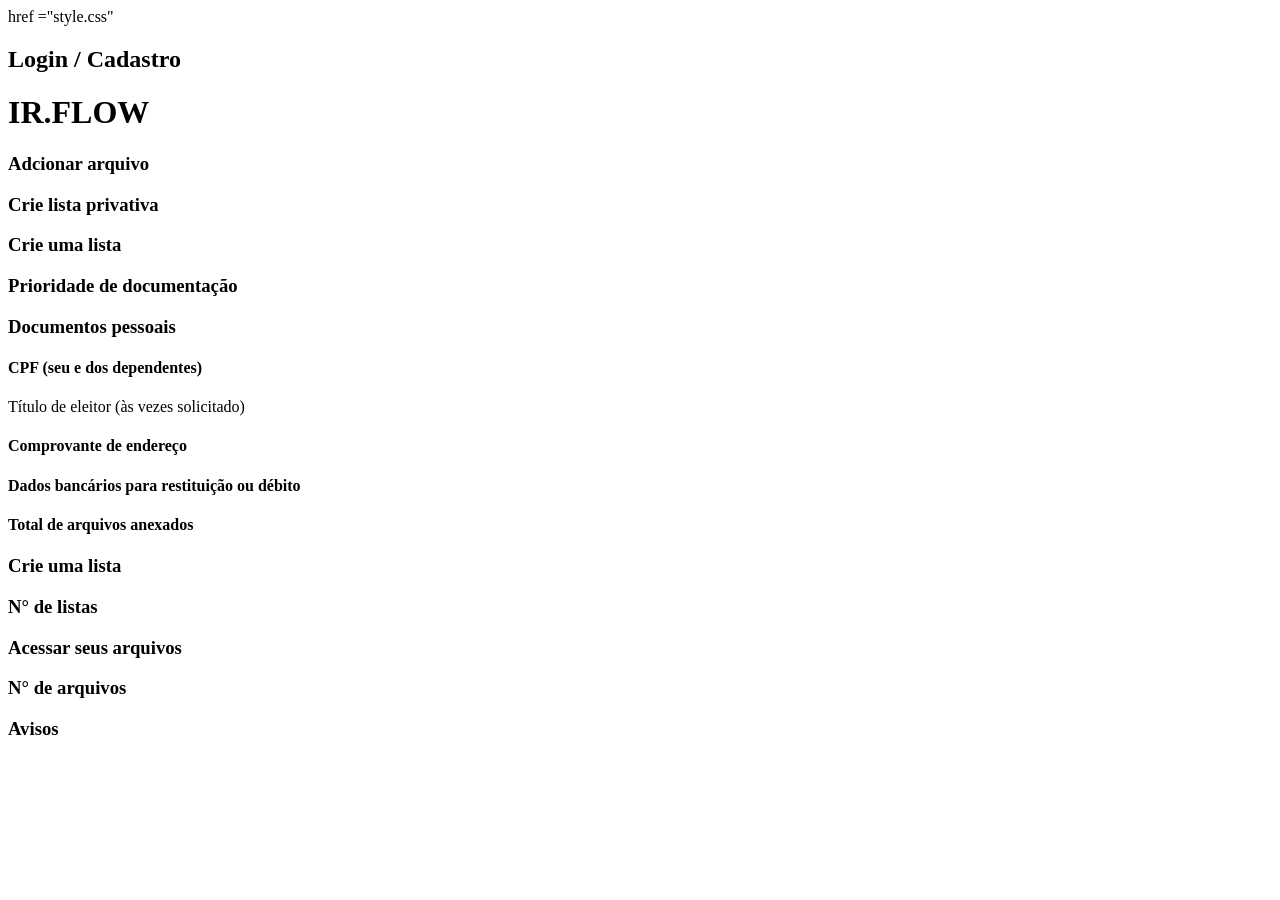
<file: hahahah/index.html>
<head> 
    <title>IR.FLOW</title>
href ="style.css"
</head>
<body>  

<h2>Login / Cadastro</h2>

<h1>IR.FLOW</h1>

<h3> Adcionar arquivo</h3>

<h3>Crie lista privativa</h3>

<h3>Crie uma lista</h3>

<h3>Prioridade de documentação</h3>

<h3>Documentos pessoais</h3>

<h4>CPF (seu e dos dependentes)</h4
<h4>Título de eleitor (às vezes solicitado)</h4>
<h4>Comprovante de endereço</h4>
<h4>Dados bancários para restituição ou débito</h4>
<h4>Total de arquivos anexados</h4>
<h3>Crie uma lista</h3>
<h3>N° de listas</h3>
<h3>Acessar seus arquivos</h3>
<h3>N° de arquivos</h3>
<h3>Avisos</h3>

</body>
<footer>

</footer>
</file>
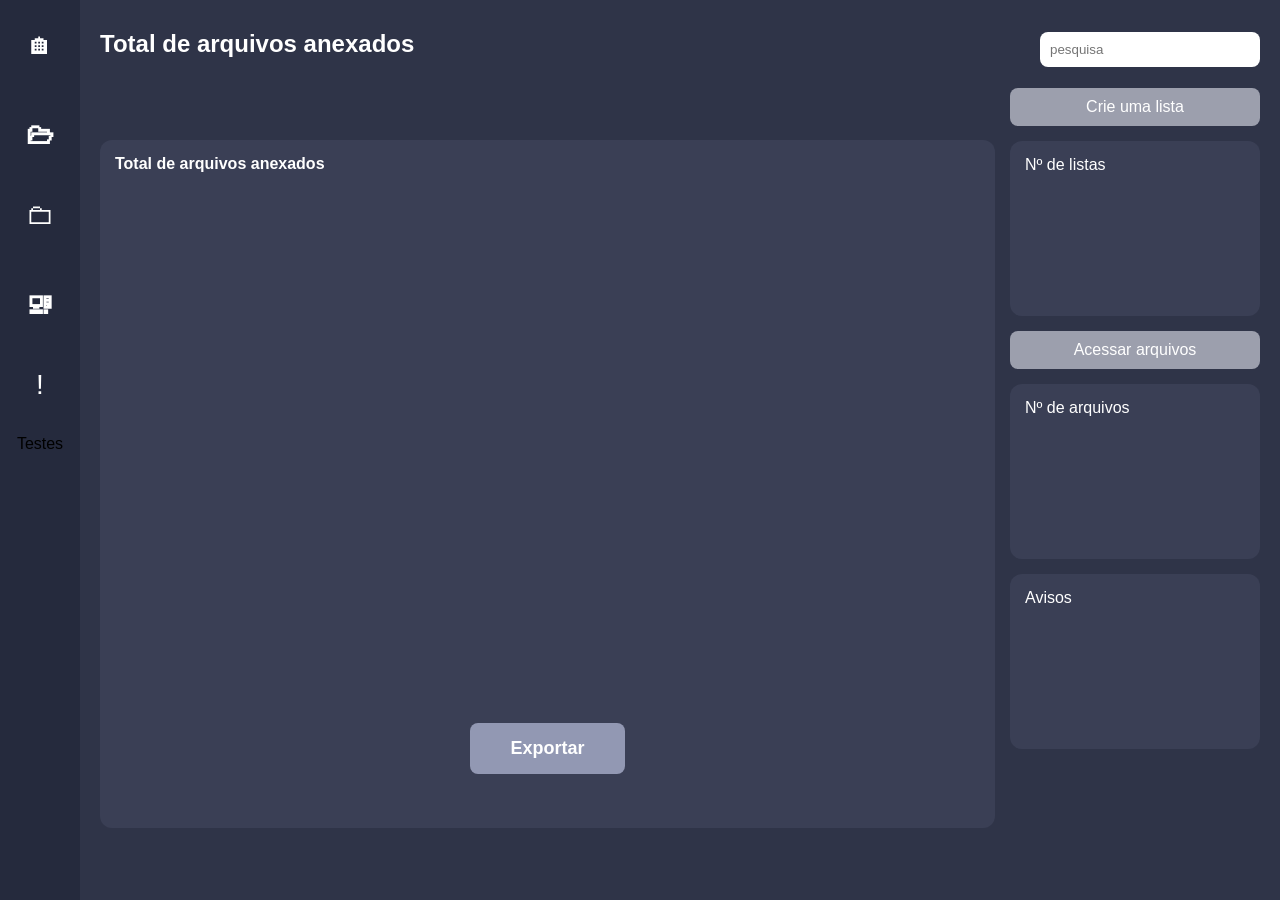
<file: exportacao_arquivos.html>
<!DOCTYPE html>
    <html lang="pt-br">
    <head>
        <meta charset="UTF-8">
        <title>IR.Flow</title>
        <link rel="stylesheet" href="style.css">
    </head>

    <body>

    <div class="dimensao">
    <!-- Barra lateral -->
            <div class="barra">

                <a href="index.html" class="icone">🏠︎</a>

                <!-- Modal Aviso -->
                <button class="icone">🗁</button>

                <a href="pasta_privada.html" class="icone">🗀</a>

                <!-- Outro botão -->
                <button class="icone" onclick="abrirModal2()">🖳</button>

                <a href="prioridades.html" class="icone">!</a>

                <a href="tesste.html" class="botao-extra">Testes</a>

            </div>
            <!------------------------------------ MODAL 2 -------------------------------------- -->

            <div id="modal2" class="modal-overlay">

                <div class="modal-box">

                    <h2>Atenção!</h2>

                    <p>Você será redirecionado para outra página</p>
                    <p>Deseja prosseguir?</p>

                    <button
                        onclick="window.location.href='https://servicos.receitafederal.gov.br/lista-grupo?categoria=8'">
                        Sim
                    </button>

                    <button onclick="fecharModal2()">Não</button>

                </div>

            </div>
<!------------------------------------NÃO MUDAR-------------------------------------- -->
<!-- Exportação de arquivos -->
 <div class="main">
    <div class="header">
            <h2>Total de arquivos anexados</h2>
            <input class="pesquisa" placeholder="pesquisa">
        </div>
          <div class="grid">

            <div class="side-panel">
                <div class="button">Crie uma lista</div>
                <div class="card">Nº de listas</div>
                <div class="button">Acessar arquivos</div>
                <div class="card">Nº de arquivos</div>
                <div class="card">Avisos</div>
            </div>

            <div class="card big">
                <strong>Total de arquivos anexados</strong>

                <div class="centro">
                    <button class="button_export">Exportar</button>
                </div>
        </div>
    </div>
</file>
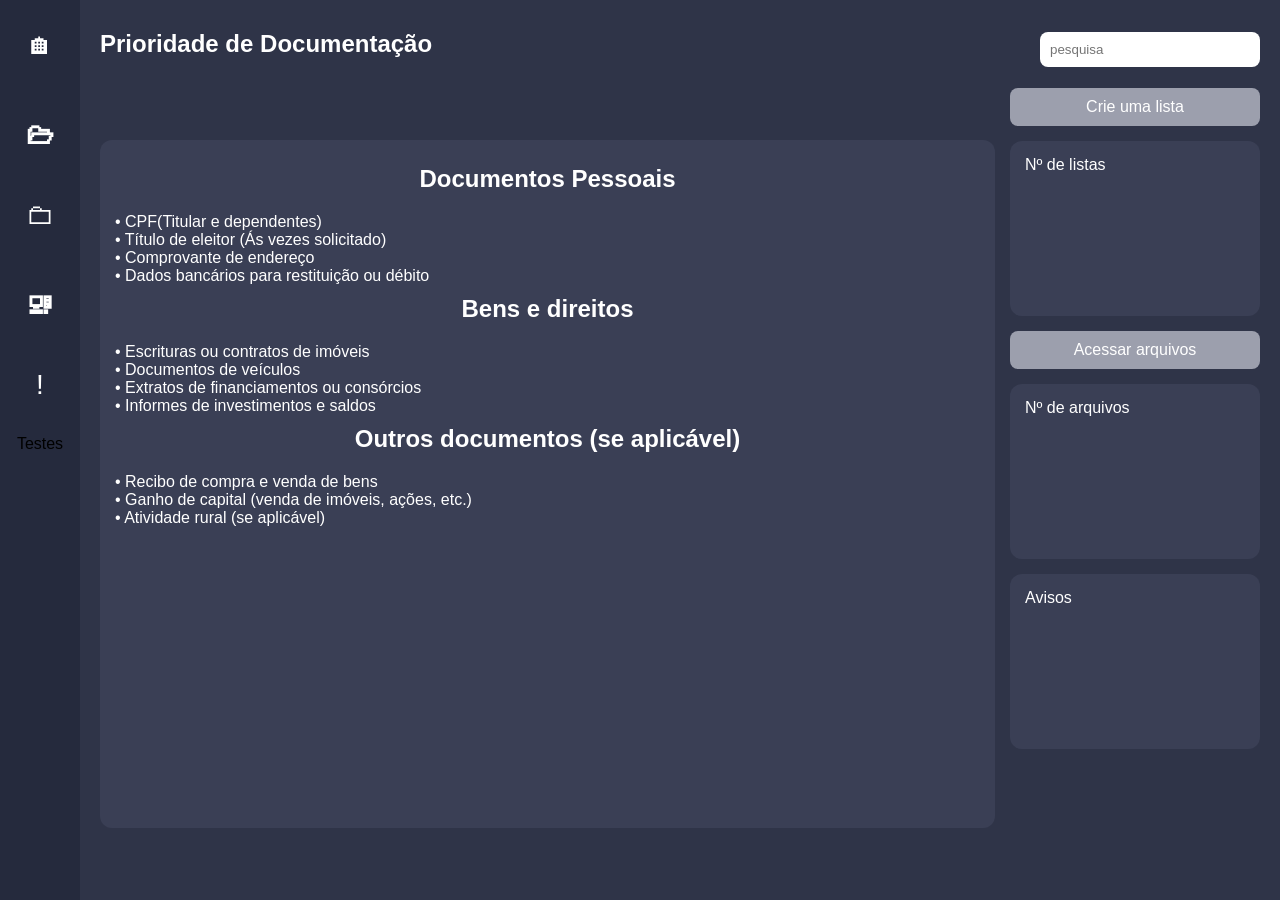
<file: prioridades.html>
<!DOCTYPE html>
    <html lang="pt-br">
    <head>
        <meta charset="UTF-8">
        <title>IR.Flow</title>
        <link rel="stylesheet" href="style.css">
    </head>

    <body>

    <div class="dimensao">
    <!-- Barra lateral -->
            <div class="barra">

                <a href="index.html" class="icone">🏠︎</a>

                <!-- Modal Aviso -->
                <button class="icone">🗁</button>

                <a href="pasta_privada.html" class="icone">🗀</a>

                <!-- Outro botão -->
                <button class="icone" onclick="abrirModal2()">🖳</button>

                <a href="prioridades.html" class="icone">!</a>

                <a href="tesste.html" class="botao-extra">Testes</a>

            </div>
            <!------------------------------------ MODAL 2 -------------------------------------- -->

            <div id="modal2" class="modal-overlay">

                <div class="modal-box">

                    <h2>Atenção!</h2>

                    <p>Você será redirecionado para outra página</p>
                    <p>Deseja prosseguir?</p>

                    <button
                        onclick="window.location.href='https://servicos.receitafederal.gov.br/lista-grupo?categoria=8'">
                        Sim
                    </button>

                    <button onclick="fecharModal2()">Não</button>

                </div>

            </div>
    <!------------------------------------NÃO MUDAR-------------------------------------- -->

    <!-- Prioridade de documentação -->
    <div class="main">
        <div class="header">
                <h2>Prioridade de Documentação</h2>
                <input class="pesquisa" placeholder="pesquisa">
            </div>
            <div class="grid">

                <div class="side-panel">
                    <div class="button">Crie uma lista</div>
                    <div class="card">Nº de listas</div>
                    <div class="button">Acessar arquivos</div>
                    <div class="card">Nº de arquivos</div>
                    <div class="card">Avisos</div>
                </div>
                        <!-- Parte de GALEZINHO -->

                <div class="card big">
                    <strong class="titulo">Documentos Pessoais</strong>

                    <div class="texto grande">
                        • CPF(Titular e dependentes)<br>
                        • Título de eleitor (Ás vezes solicitado)<br>
                        • Comprovante de endereço<br>
                        • Dados bancários para restituição ou débito
                    </div>

                    <strong class="titulo">Bens e direitos</strong>

                    <div class="texto grande">
                        • Escrituras ou contratos de imóveis<br>
                        • Documentos de veículos<br>
                        • Extratos de financiamentos ou consórcios<br>
                        • Informes de investimentos e saldos
                    </div>

                    <strong class="titulo">Outros documentos (se aplicável)</strong>

                    <div class="texto grande">
                        • Recibo de compra e venda de bens<br>
                        • Ganho de capital (venda de imóveis, ações, etc.)<br>
                        • Atividade rural (se aplicável)
                    </div>
                </div>
            </div>
        </div>

    <script>
        /* Java conteudo dos modais */

        const modal1 = document.getElementById('modal1');
        const modal2 = document.getElementById('modal2');

        function abrirModal1() {
            modal1.style.display = 'flex';
        }

        function fecharModal1() {
            modal1.style.display = 'none';
        }

        function abrirModal2() {
            modal2.style.display = 'flex';
        }

        function fecharModal2() {
            modal2.style.display = 'none';
        }

        /* Fim dos modais */
    </script>

    </body>
    </html>
</file>
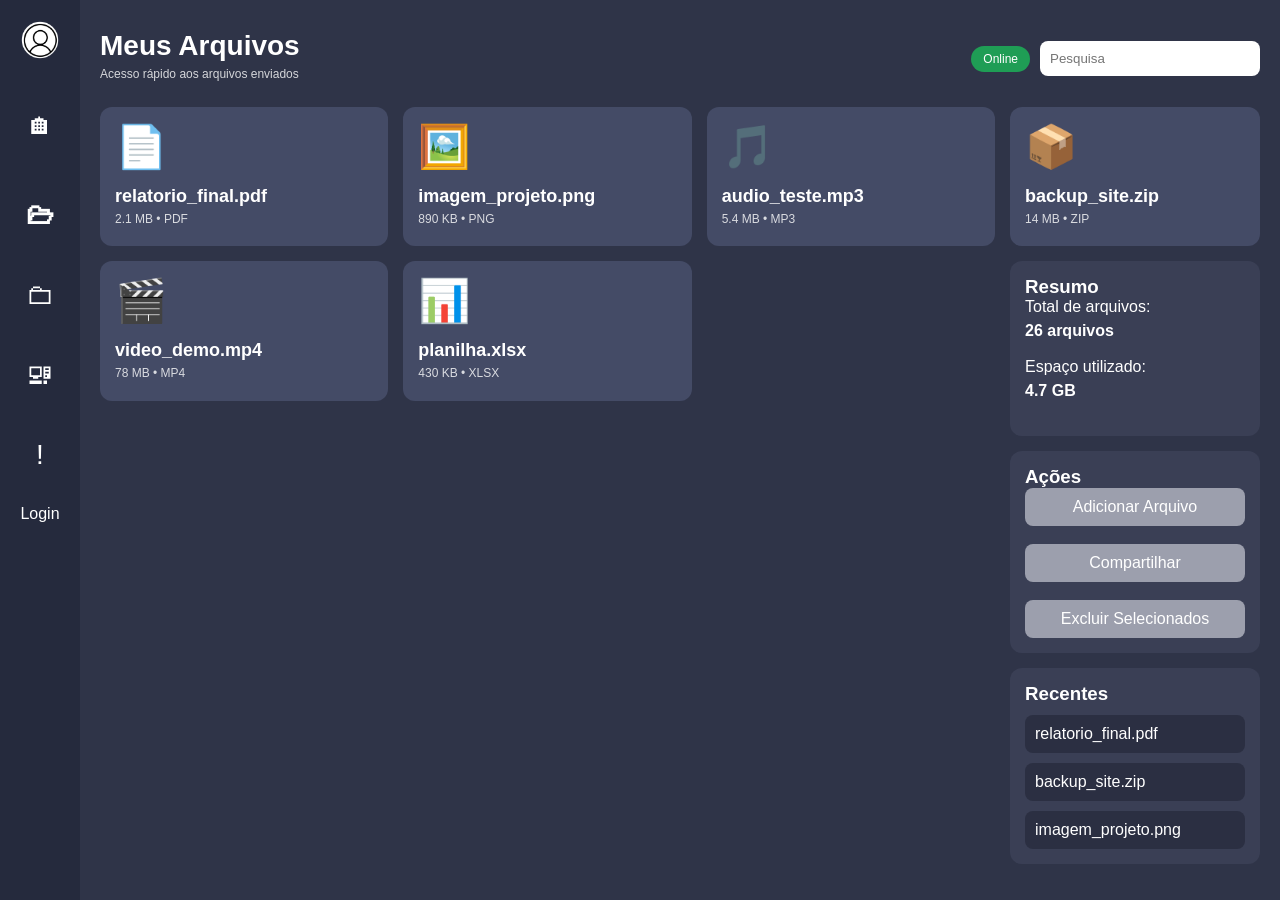
<file: Irflow/acessar_arquivos.html>
<!DOCTYPE html>
<html lang="pt-BR">
<head>
    <meta charset="UTF-8">
    <meta name="viewport" content="width=device-width, initial-scale=1.0">
    <title>Acesso aos Arquivos</title>
    <link rel="stylesheet" href="style.css">

</head>
<body>

<div class="dimensao">

    <!-- Barra lateral -->
     <div class="barra">
            <a href="user.html" class="icone">
                <img src="img/user.png" class="logo">   
            </a>

            <a href="index.html" class="icone">🏠︎</a>

            <!-- Modal Aviso -->
            <button class="icone">🗁</button>

            <a href="pasta_privada.html" class="icone">🗀</a>
            <!--
            Botão da Receita Federal
            - href: endereço do site
            - target="_blank": abre em nova aba
            - onclick: pede confirmação antes do redirecionamento
            -->

            <a href="https://servicos.receitafederal.gov.br/lista-grupo?categoria=8"
            target="_blank" class="icone" 

            onclick="return confirm('Você será redirecionado para o portal da Receita Federal. Deseja continuar?')">
            🖳
            </a>

            <a href="prioridades.html" class="icone">!</a>

            <a href="tesste.html" class="botao-extra">Login</a>

     </div>

    <!-- Conteúdo principal -->
    <div class="main">

        <!-- Header -->
        <div class="header">

            <div>
                <h1>Meus Arquivos</h1>
                <p class="small fefoh">Acesso rápido aos arquivos enviados</p>
            </div>

            <div class="top-info">
                <div class="status">
                    Online
                </div>

                <input class="pesquisa" placeholder="Pesquisa">
            </div>

        </div>

        <!-- Grid -->
        <div class="grid fefoh">

            <!-- Arquivo -->
            <div class="file-card">
                <div class="file-icon">📄</div>

                <div class="file-title">
                    relatorio_final.pdf
                </div>

                <div class="small fefoh">
                    2.1 MB • PDF
                </div>
            </div>

            <!-- Arquivo -->
            <div class="file-card">
                <div class="file-icon">🖼️</div>

                <div class="file-title">
                    imagem_projeto.png
                </div>

                <div class="small fefoh">
                    890 KB • PNG
                </div>
            </div>

            <!-- Arquivo -->
            <div class="file-card">
                <div class="file-icon">🎵</div>

                <div class="file-title">
                    audio_teste.mp3
                </div>

                <div class="small fefoh">
                    5.4 MB • MP3
                </div>
            </div>

            <!-- Arquivo -->
            <div class="file-card">
                <div class="file-icon">📦</div>

                <div class="file-title">
                    backup_site.zip
                </div>

                <div class="small fefoh">
                    14 MB • ZIP
                </div>
            </div>

            <!-- Arquivo -->
            <div class="file-card">
                <div class="file-icon">🎬</div>

                <div class="file-title">
                    video_demo.mp4
                </div>

                <div class="small fefoh">
                    78 MB • MP4
                </div>
            </div>

            <!-- Arquivo -->
            <div class="file-card">
                <div class="file-icon">📊</div>

                <div class="file-title">
                    planilha.xlsx
                </div>

                <div class="small fefoh">
                    430 KB • XLSX
                </div>
            </div>

            <!-- Painel lateral -->
            <div class="side-panel">

                <div class="card fefoh">
                    <h3>Resumo</h3>

                    <p>Total de arquivos:</p>
                    <strong>26 arquivos</strong>

                    <br><br>

                    <p>Espaço utilizado:</p>
                    <strong>4.7 GB</strong>
                </div>

                <div class="card fefoh">

                    <h3>Ações</h3>

                    <div class="button">
                        <a href="adicionar_arquivos.html" class="button-link">
                            Adicionar Arquivo
                        </a>
                    </div>

                    <br>

                    <div class="button">
                        Compartilhar
                    </div>

                    <br>

                    <div class="button">
                        Excluir Selecionados
                    </div>

                </div>

                <div class="card fefoh">

                    <h3>Recentes</h3>

                    <div class="history-item">
                        relatorio_final.pdf
                    </div>

                    <div class="history-item">
                        backup_site.zip
                    </div>

                    <div class="history-item">
                        imagem_projeto.png
                    </div>              

                </div>

            </div>

        </div>

    </div>

</div>

</body>

</html>
</file>
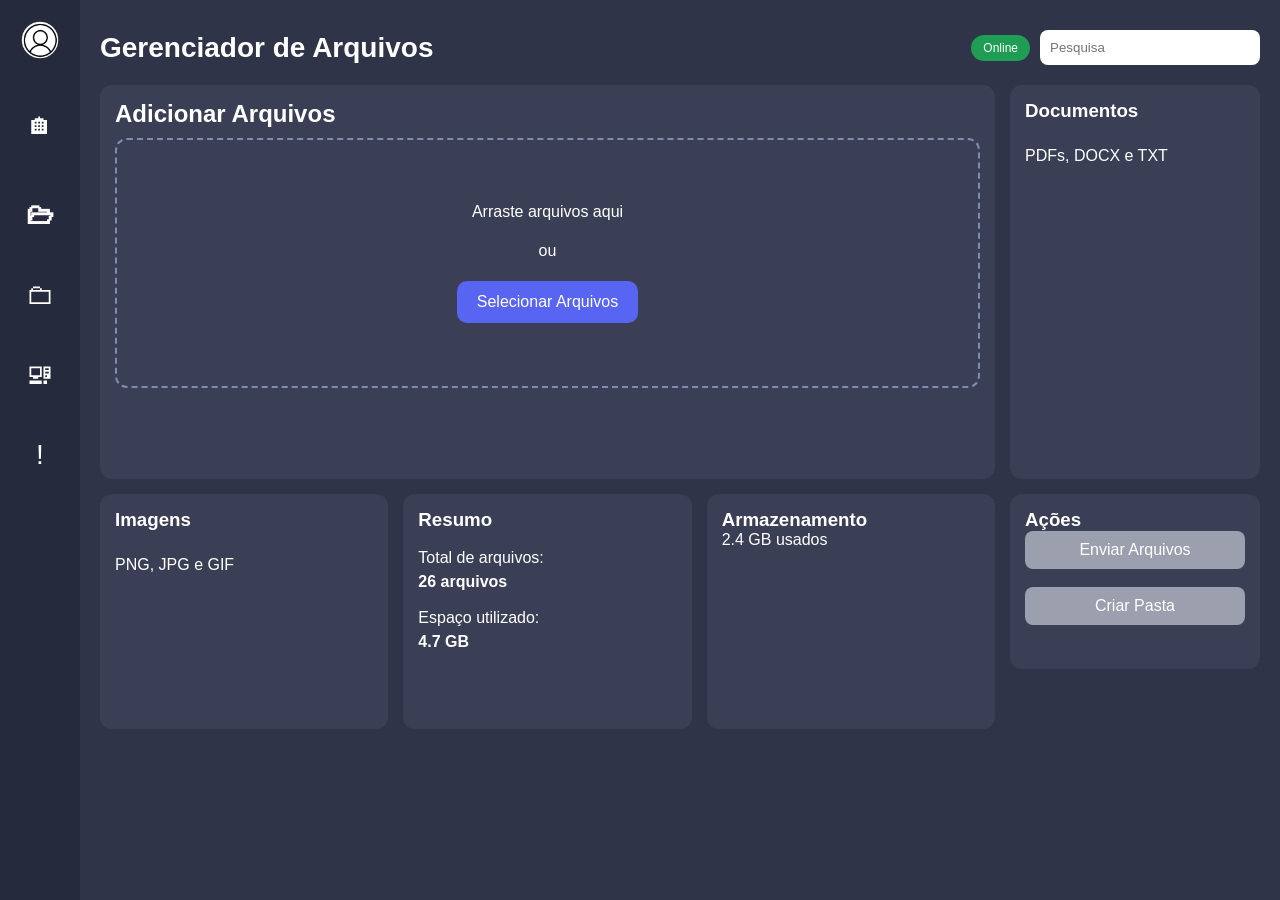
<file: Irflow/adicionar_arquivos.html>
<!DOCTYPE html>
    <html lang="pt-BR">
    <head>
        <meta charset="UTF-8">
        <meta name="viewport" content="width=device-width, initial-scale=1.0">
        <title>Upload de Arquivos</title>
        <link rel="stylesheet" href="style.css">
    </head>
    <body>

    <div class="dimensao">

        <!-- Barra lateral -->
        <div class="barra">
                <a href="user.html" class="icone">
                    <img src="img/user.png" class="logo">   
                </a>

                <a href="index.html" class="icone">🏠︎</a>

                <!-- Modal Aviso -->
                <button class="icone">🗁</button>

                <a href="pasta_privada.html" class="icone">🗀</a>
                <!--
                Botão da Receita Federal
                - href: endereço do site
                - target="_blank": abre em nova aba
                - onclick: pede confirmação antes do redirecionamento
                -->

                <a href="https://servicos.receitafederal.gov.br/lista-grupo?categoria=8"
                target="_blank" class="icone" 

                onclick="return confirm('Você será redirecionado para o portal da Receita Federal. Deseja continuar?')">
                🖳
                </a>

                <a href="prioridades.html" class="icone">!</a>

        </div>

        <!-- Conteúdo principal -->
        <div class="main">

            <div class="header">
                <h1>Gerenciador de Arquivos</h1>
                <div class="top-info">
                    <div class="status">
                        Online
                    </div>

                    <input class="pesquisa" placeholder="Pesquisa">
                </div>
            </div>

            <div class="grid">

                <!-- Upload -->
                <div class="card wide">

                    <h2>Adicionar Arquivos</h2>

                    <div class="upload-area">

                        <p>Arraste arquivos aqui</p>
                        <p>ou</p>

                        <label for="fileInput" class="upload-label">
                            Selecionar Arquivos
                        </label>

                        <input type="file" id="fileInput" multiple>

                    </div>

                    <div class="file-list" id="fileList"></div>

                </div>

                <!-- Cards -->
                <div class="card">
                    <h3>Documentos</h3>
                    <p class="small">PDFs, DOCX e TXT</p>
                </div>

                <div class="card">
                    <h3>Imagens</h3>
                    <p class="small">PNG, JPG e GIF</p>
                </div>
                
                <div class="card">
                        <h3>Resumo</h3>
                        <br>
                        <p>Total de arquivos:</p>
                        <strong>26 arquivos</strong>

                        <br><br>

                        <p>Espaço utilizado:</p>
                        <strong>4.7 GB</strong>
                </div>

                <div class="card">
                    <h3>Armazenamento</h3>
                    <p>2.4 GB usados</p>
                </div>

                <!-- Painel lateral -->
                <div class="side-panel">

                    <div class="card">
                        <h3>Ações</h3>

                        <div class="button">
                            Enviar Arquivos
                        </div>

                        <br>

                        <div class="button">
                            Criar Pasta
                        </div>
                    </div>

                </div>

            </div>

        </div>

    </div>

    <script>

    const fileInput = document.getElementById("fileInput");
    const fileList = document.getElementById("fileList");

    fileInput.addEventListener("change", () => {

        fileList.innerHTML = "";

        for (let i = 0; i < fileInput.files.length; i++) {

            const file = fileInput.files[i];

            const div = document.createElement("div");
            div.classList.add("file-item");

            div.innerHTML = `
                <strong>${file.name}</strong>
                <div class="small">
                    ${(file.size / 1024).toFixed(2)} KB
                </div>
            `;

            fileList.appendChild(div);
        }

    });

    </script>

    </body>
    </html>
</file>
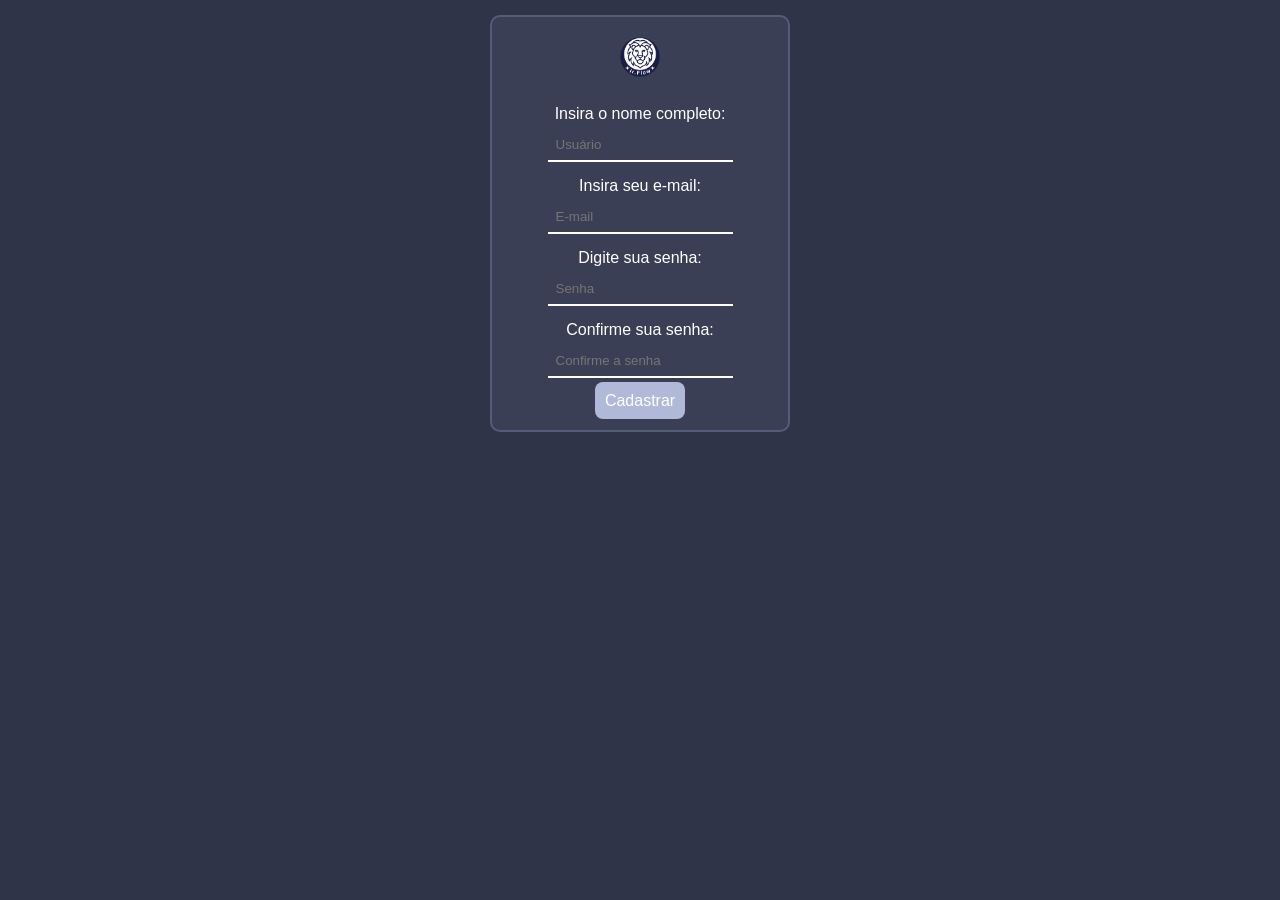
<file: Irflow/conta.html>
<!DOCTYPE html>
<html lang="pt-br">

<head>
    <meta charset="UTF-8">
    <meta name="viewport" content="width=device-width, initial-scale=1.0">
    <title>IR.Flow</title>

    <link rel="stylesheet" href="style.css">
</head>

<body>

    <div class="dimensao">

        <!-- CARD LOGIN -->
         <div class="caixa">
            <form>
                <div class="card cadastro">
                        <div>
                            <img src="img/logo.png" class="logo">
                        </div>


                        <p class="texto pequeno">Insira o nome completo: </p>
                        <input type="text" placeholder="Usuário">
                        <p class="texto pequeno">Insira seu e-mail: </p>
                        <input type="text" placeholder="E-mail">
                        <p class="texto pequeno">Digite sua senha: </p>
                        <input type="password" placeholder="Senha">
                        <p class="texto pequeno">Confirme sua senha: </p>
                        <input type="password" placeholder="Confirme a senha"><br><br>

                    <a href="index.html" class="botao">Cadastrar</a>
                </div>

            </form>

        </div>

    </div>

</body>

</html>
</file>
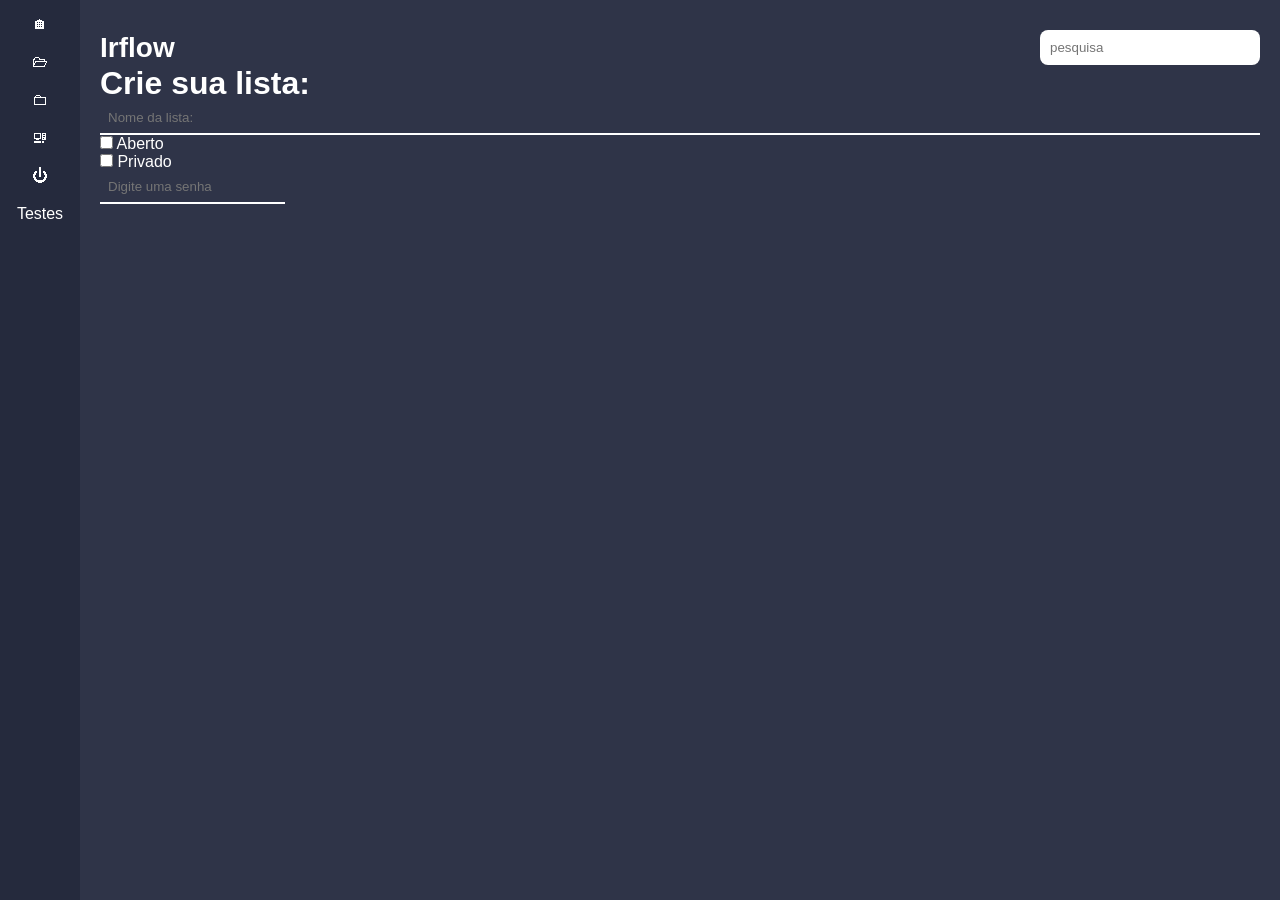
<file: Irflow/criar_listas.html>
<!DOCTYPE html>
<html lang="pt-br">
<head>
    <meta charset="UTF-8">
    <title>IR.Flow</title>
    <link rel="stylesheet" href="style.css">
</head>

<body>

<div class="dimensao">

    <!-- Barra lateral -->
    <div class="barra">

        <a href="index.html">🏠︎</a>

        <a href="https://orteil.dashnet.org/cookieclicker/">🗁</a>  

        <a href="pasta_privada.html">🗀</a>

        <a href="https://servicos.receitafederal.gov.br/lista-grupo?categoria=8">🖳</a>

        <a href="#" >⏻</a>

        <a href="tesste.html">Testes</a>

    </div>
<!------------------------------------NÃO MUDAR-------------------------------------- -->
    <!-- Conteúdo principal -->
    <div class="main">

        <div class="header">
            <h1>Irflow</h1>
            <input class="pesquisa" placeholder="pesquisa">
        </div>

    <h1>Crie sua lista: </h1>
    <input type="text" id="nomeLista" placeholder="Nome da lista:">
    <label>
        <input type="checkbox" id="Aberto">
        Aberto
    </label>
    <label>
        <input type="checkbox" id="Privado">
        Privado
    </label>

    <div id="senhaArea">

  <input 
    type="password" 
    id="senha" 
    placeholder="Digite uma senha"
  >
</div>

    </html>
</file>
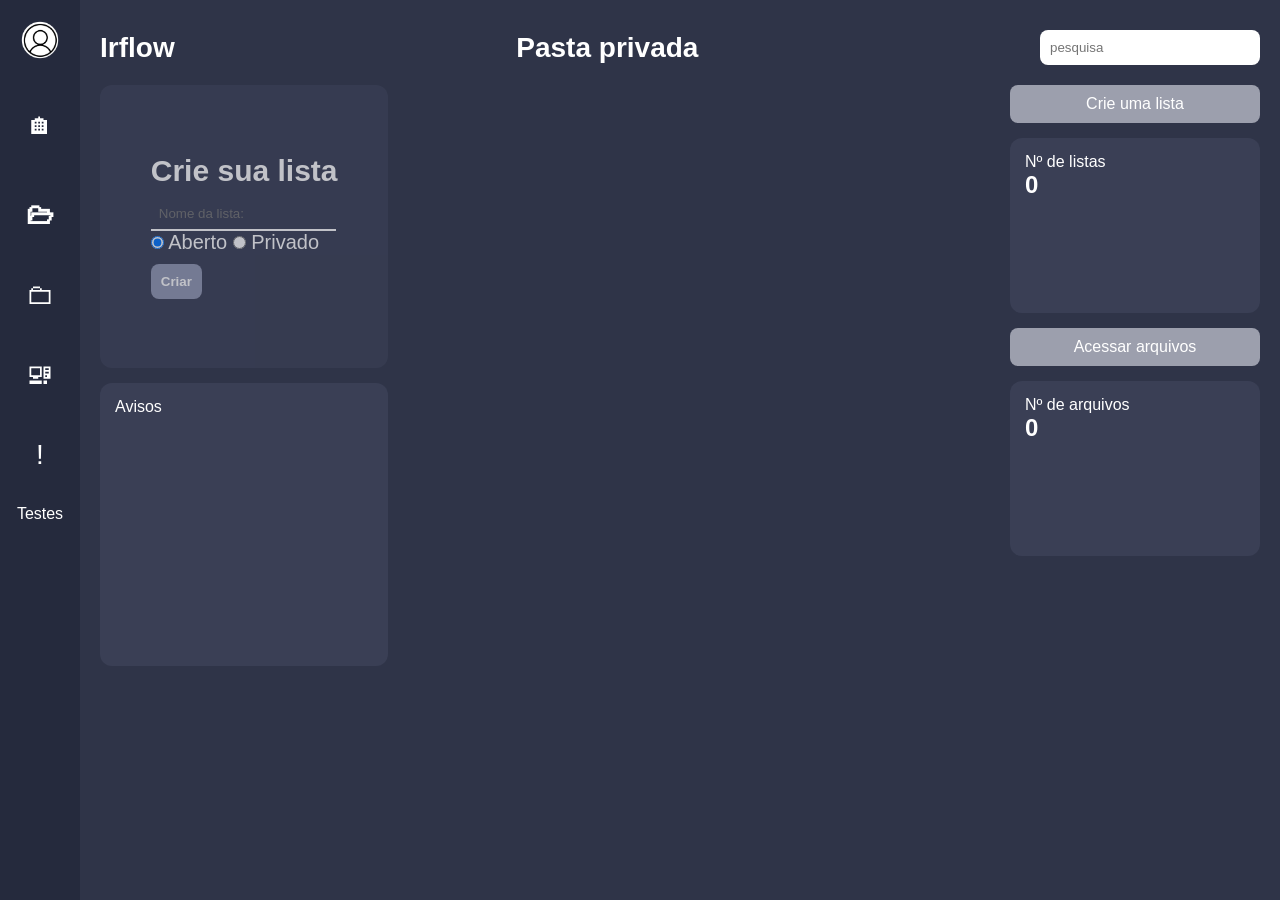
<file: Irflow/pasta_privada.html>
<!DOCTYPE html>
<html lang="pt-br">

<head>
    <meta charset="UTF-8">
    <title>IR.Flow</title>
    <link rel="stylesheet" href="style.css">
</head>

<body>

<div class="dimensao">

<!-- Barra lateral -->
        <div class="barra">
            <a href="user.html" class="icone">
             <img src="img/user.png" class="logo">   
            </a>


            <a href="index.html" class="icone">🏠︎</a>

            <!-- Modal Aviso -->
            <button class="icone">🗁</button>

            <a href="pasta_privada.html" class="icone">🗀</a>

                <!--
                Botão da Receita Federal
                - href: endereço do site
                - target="_blank": abre em nova aba
                - onclick: pede confirmação antes do redirecionamento
                -->

                <a href="https://servicos.receitafederal.gov.br/lista-grupo?categoria=8"
                target="_blank" class="icone" 

                onclick="return confirm('Você será redirecionado para o portal da Receita Federal. Deseja continuar?')">
                🖳
            </a>

            <a href="gale_arquivo_maluco.html" class="icone">!</a>

            <a href="tesste.html" class="botao-extra">Testes</a>

        </div>

    <!-- MAIN = conteudo principal -->

    <div class="main">

        <div class="header">
            <h1>Irflow</h1>
            <h1>Pasta privada</h1>
            <input class="pesquisa" placeholder="pesquisa">
        </div>

        <div class="grid">

            <div class="card center">
                <div class="formulario-lista">

                <h2>Crie sua lista</h2>

                <!-- NOME -->

                <div class="campo">

                    <input type="text"
                    id="nomeLista"
                    placeholder="Nome da lista:">

                </div>

                <!-- PRIVADO -->

                <div class="opcoes">

                    <label>

                        <input type="radio"
                        name="tipo"
                        value="aberto"
                        checked
                        onclick="mostrarSenha(false)">

                        Aberto

                    </label>

                    <label>

                        <input type="radio"
                        name="tipo"
                        value="privado"
                        onclick="mostrarSenha(true)">

                        Privado

                    </label>

                </div>

                <!-- SENHA -->

              <div class="campo"
                id="senhaArea"
                style="display:none;">

                <input type="password"
                id="senha"
                placeholder="Ex: Maria@2025">

                <small>

                    xMínimo 8 caracteres, contendo letra maiúscula,
                    minúscula, número e caractere especial.

                </small>

            </div>
                <!-- BOTÃO -->

                <button class="botao-criar"
                onclick="criarLista()">

                    Criar

                </button>

                <!-- LISTAS CRIADAS -->

                <div id="listasCriadas"></div>

                <!-- ACESSO PRIVADO -->

                <div id="acessoPrivado"
                style="display:none; margin-top:20px;">

                    <input type="password"
                    id="senhaAcesso"
                    placeholder="Informe a senha">

                    <button onclick="entrarListaPrivada()">
                        Entrar
                    </button>

                </div>

                <!-- UPLOAD -->

                <div id="areaUpload"
                style="display:none; margin-top:20px;">

                    <input type="file"
                    id="arquivoInput">

                    <button onclick="anexarArquivo()">
                        Adicionar Arquivo
                    </button>

                    <div id="listaArquivosArea"></div>

                </div>

            </div>
            </div>

            <div class="side-panel">

                <div class="button">
                    Crie uma lista
                </div>

                <div class="card">
                    Nº de listas
                    <h2 id="numeroListas">0</h2>
                </div>

                <div class="button">
                    Acessar arquivos
                </div>

                <div class="card">
                    Nº de arquivos
                    <h2 id="numeroArquivos">0</h2>
                </div>

            </div>

            <!-- NÃO ALTERADO -->

            <div class="card" id="avisos">
                Avisos
            </div>

        </div>

    </div>

</div>

<script>

    /* Java conteudo dos modais */

    const modal1 = document.getElementById('modal1');

    function abrirModal1() {
        modal1.style.display = 'flex';
    }

    function fecharModal1() {
        modal1.style.display = 'none';
    }

    /* Fim dos modais */


    let listas = 0;
    let arquivos = 0;

    let senhaPrivadaSalva = "";

    // MOSTRAR SENHA

    function mostrarSenha(privado){

        let senhaArea =
        document.getElementById("senhaArea");

        if(privado){

            senhaArea.style.display = "block";

        }
        else{

            senhaArea.style.display = "none";

        }

    }

    // CRIAR LISTA

    function criarLista(){

        let nome =
        document.getElementById("nomeLista").value;

        let tipo =
        document.querySelector(
        'input[name="tipo"]:checked'
        ).value;

        let senha =
        document.getElementById("senha").value;

        if(nome == ""){

            alert("Digite o nome da lista");
            return;

        }

        if(tipo == "privado"){

    if(senha == ""){

        alert("Crie uma senha");
        return;

    }

    let regex =
    /^(?=.*[a-z])(?=.*[A-Z])(?=.*\d)(?=.*[@$!%*?&.#_-]).{8,}$/;

    if(!regex.test(senha)){

        alert(
        "A senha deve conter:\n\n" +
        "• Mínimo 8 caracteres\n" +
        "• 1 letra maiúscula\n" +
        "• 1 letra minúscula\n" +
        "• 1 número\n" +
        "• 1 caractere especial"
        );

        return;

    }

}

        listas++;

        document.getElementById("numeroListas")
        .innerHTML = listas;

        let area =
        document.getElementById("listasCriadas");

        let novaLista =
        document.createElement("div");

        novaLista.className = "card";

        // PRIVADA

        if(tipo == "privado"){

            senhaPrivadaSalva = senha;

            novaLista.innerHTML = `
                🔒 ${nome}
                <br><br>
                <button onclick="abrirPrivada()">
                    Acessar
                </button>
            `;

            document.getElementById("avisos")
            .innerHTML =
            "Lista privada criada com senha";

            alert(
            "Lista privada criada!"
            );

        }

        // PUBLICA

        else{

            novaLista.innerHTML = `
                📂 ${nome}
                <br><br>
                <button onclick="abrirPublica()">
                    Abrir
                </button>
            `;

            document.getElementById("avisos")
            .innerHTML =
            "Lista pública criada";

            alert(
            "Lista pública criada!"
            );

        }

        area.appendChild(novaLista);

        document.getElementById("nomeLista")
        .value = "";

        document.getElementById("senha")
        .value = "";

    }

    // ABRIR PRIVADA

    function abrirPrivada(){

        document.getElementById("acessoPrivado")
        .style.display = "block";

    }

    // ENTRAR PRIVADA

    function entrarListaPrivada(){

        let senhaDigitada =
        document.getElementById("senhaAcesso").value;

        if(senhaDigitada == senhaPrivadaSalva){

            alert("Acesso permitido");

            document.getElementById("areaUpload")
            .style.display = "block";

        }
        else{

            alert("Senha incorreta");

        }

    }

    // ABRIR PUBLICA

    function abrirPublica(){

        document.getElementById("areaUpload")
        .style.display = "block";

    }

    // ANEXAR ARQUIVO

function anexarArquivo(){

    let input =
    document.getElementById("arquivoInput");

    if(input.files.length == 0){

        alert("Selecione um arquivo");
        return;

    }

    let arquivo =
    input.files[0];

    let area =
    document.getElementById("listaArquivosArea");

    let novoArquivo =
    document.createElement("div");

    novoArquivo.className = "card";

    let urlArquivo =
    URL.createObjectURL(arquivo);

    novoArquivo.innerHTML = `

        📎
        <a href="${urlArquivo}" target="_blank">

            ${arquivo.name}

        </a>

        <br><br>

        <button onclick="excluirArquivo(this)">
            Excluir
        </button>

    `;

    area.appendChild(novoArquivo);

    arquivos++;

    document.getElementById("numeroArquivos")
    .innerHTML = arquivos;

    document.getElementById("avisos")
    .innerHTML =
    "Arquivo anexado com sucesso";

    input.value = "";

}

function excluirArquivo(botao){

    botao.parentElement.remove();

    arquivos--;

    if(arquivos < 0){

        arquivos = 0;

    }

    document.getElementById("numeroArquivos")
    .innerHTML = arquivos;

    document.getElementById("avisos")
    .innerHTML =
    "Arquivo removido com sucesso";

}

</script>

</body>
</html>
</file>
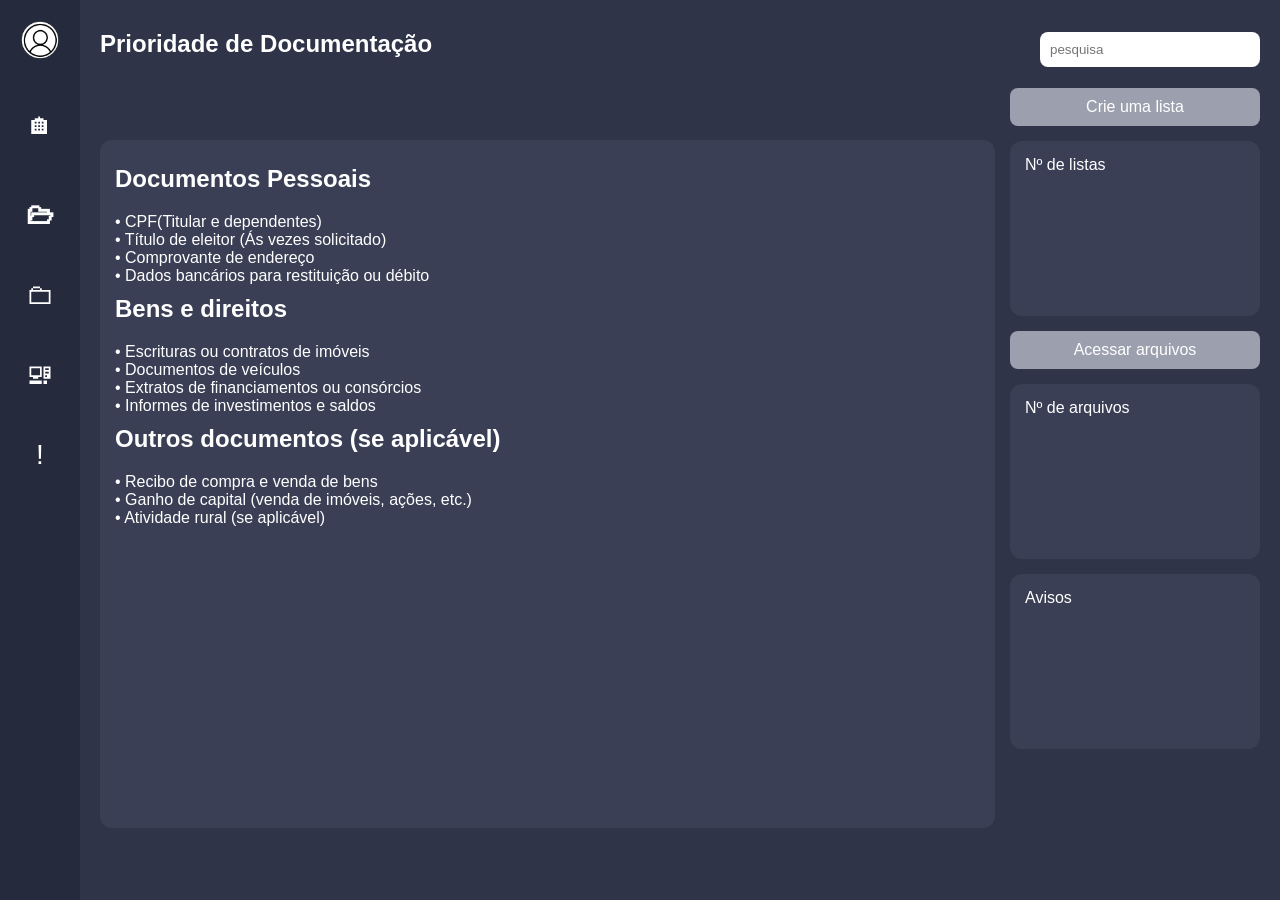
<file: Irflow/prioridades.html>
<!DOCTYPE html>
    <html lang="pt-br">
    <head>
        <meta charset="UTF-8">
        <title>IR.Flow</title>
        <link rel="stylesheet" href="style.css">
    </head>

    <body>

    <div class="dimensao">
    <!-- Barra lateral -->
            <div class="barra">
            <a href="user.html" class="icone">
                <img src="img/user.png" class="logo">   
            </a>

            <a href="index.html" class="icone">🏠︎</a>

            <!-- Modal Aviso -->
            <button class="icone">🗁</button>

            <a href="pasta_privada.html" class="icone">🗀</a>
            <!--
            Botão da Receita Federal
            - href: endereço do site
            - target="_blank": abre em nova aba
            - onclick: pede confirmação antes do redirecionamento
            -->

            <a href="https://servicos.receitafederal.gov.br/lista-grupo?categoria=8"
            target="_blank" class="icone" 

            onclick="return confirm('Você será redirecionado para o portal da Receita Federal. Deseja continuar?')">
            🖳
            </a>

            <a href="prioridades.html" class="icone">!</a>

        </div>
            
    <!------------------------------------NÃO MUDAR-------------------------------------- -->

    <!-- Prioridade de documentação -->
    <div class="main">
        <div class="header">
                <h2>Prioridade de Documentação</h2>
                <input class="pesquisa" placeholder="pesquisa">
            </div>
            <div class="grid">

                <div class="side-panel">
                    <div class="button">Crie uma lista</div>
                    <div class="card">Nº de listas</div>
                    <div class="button">Acessar arquivos</div>
                    <div class="card">Nº de arquivos</div>
                    <div class="card">Avisos</div>
                </div>
                        <!-- Parte de GALEZINHO -->

                <div class="card big">
                    <strong class="titulo">Documentos Pessoais</strong>

                    <div class="texto grande">
                        • CPF(Titular e dependentes)<br>
                        • Título de eleitor (Ás vezes solicitado)<br>
                        • Comprovante de endereço<br>
                        • Dados bancários para restituição ou débito
                    </div>

                    <strong class="titulo">Bens e direitos</strong>

                    <div class="texto grande">
                        • Escrituras ou contratos de imóveis<br>
                        • Documentos de veículos<br>
                        • Extratos de financiamentos ou consórcios<br>
                        • Informes de investimentos e saldos
                    </div>

                    <strong class="titulo">Outros documentos (se aplicável)</strong>

                    <div class="texto grande">
                        • Recibo de compra e venda de bens<br>
                        • Ganho de capital (venda de imóveis, ações, etc.)<br>
                        • Atividade rural (se aplicável)
                    </div>
                </div>
            </div>
        </div>

    <script>
        /* Java conteudo dos modais */

        const modal1 = document.getElementById('modal1');
        const modal2 = document.getElementById('modal2');

        function abrirModal1() {
            modal1.style.display = 'flex';
        }

        function fecharModal1() {
            modal1.style.display = 'none';
        }

        function abrirModal2() {
            modal2.style.display = 'flex';
        }

        function fecharModal2() {
            modal2.style.display = 'none';
        }

        /* Fim dos modais */
    </script>

    </body>
    </html>
</file>
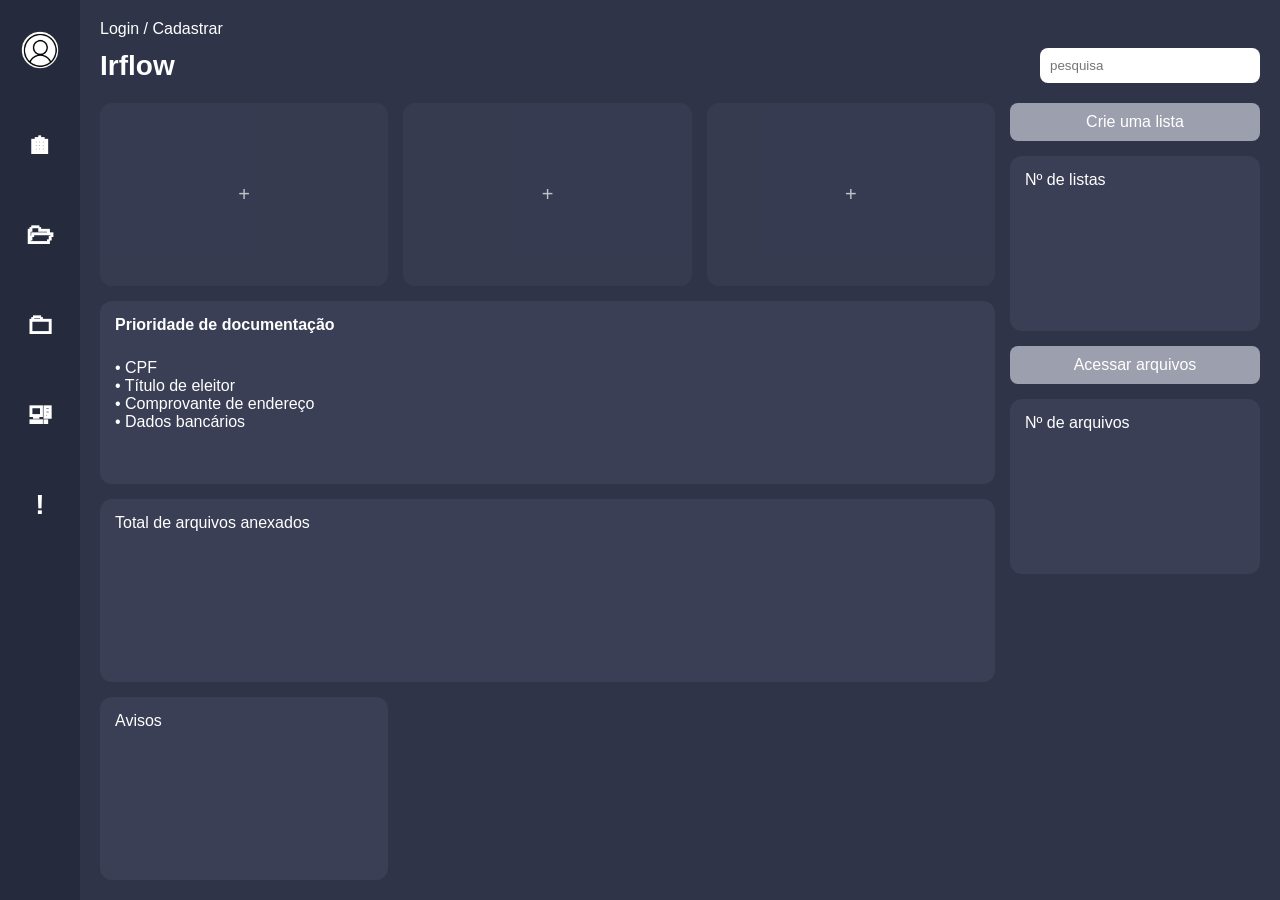
<file: Irflow/tesste.html>
<!DOCTYPE html>
<html lang="pt-br">

<head>
    <meta charset="UTF-8">
    <title>IR.Flow</title>
    <link rel="stylesheet" href="style.css">
</head>

<body>

    <div class="dimensao">

        <!-- Barra lateral -->
        <div class="barra">

            <!-- Modal Login -->
            <button class="icone" onclick="abrirModal1()">
                <img src="img/user.png" class="logo"> 
            </button>

            <button class="icone" onclick="abrirModal1()">🏠︎</button>

            <!-- Modal Aviso -->
            <button class="icone" onclick="abrirModal1()">🗁</button>

            <button class="icone" onclick="abrirModal1()">🗀</button>

            <!-- Outro botão -->
            <button class="icone" onclick="abrirModal1()">🖳</button>

            <button class="icone" onclick="abrirModal1()">!</button>

        </div>

        <!------------------------------------ MODAL 1 -------------------------------------- -->

        <div id="modal1" class="modal-overlay">

            <div class="modal-box">
                 <div>
                    <img src="img/logo.png" class="logo">
                </div>

                <h2>Login</h2>

                <form>

                    <p class="texto pequeno">Insira seu e-mail</p>
                    <input type="text" placeholder="Digite seu email">

                    <p class="texto pequeno">Digitar sua senha</p>
                    <input type="password" placeholder="Digite sua senha">

                    <br><br>

                    <div class="checkbox">
                        <input type="checkbox">
                        <span>Mantenha-me conectado</span>
                    </div>

                    <br>

                    <button type="button" onclick="window.location.href='index.html'">
                        Entrar
                    </button>

                </form>

                <br><br>

                <div class="links">
                    <a onclick="abrirModal3()">Esqueci a senha</a><br>
                    <a href="conta.html">Cadastre-se</a>
                </div>

                <br>

                <button onclick="fecharModal1()">Cancelar</button>

            </div>

        </div>

        <!------------------------------------ MODAL 2 -------------------------------------- -->

        <div id="modal2" class="modal-overlay">

            <div class="modal-box">

                <h2>Atenção!</h2>

                <p>Você será redirecionado para outra página</p>
                <p>Deseja prosseguir?</p>

                <button
                    onclick="window.location.href='https://servicos.receitafederal.gov.br/lista-grupo?categoria=8'">
                    Sim
                </button>

                <button onclick="fecharModal2()">Não</button>

            </div>

        </div>
       <!------------------------------------ MODAL 3 -------------------------------------- -->

       <div id="modal3" class="modal-overlay">

            <div class="modal-box">
                 <div>
                    <img src="img/logo.png" class="logo">
                </div>

                <h2>Esqueci a senha</h2>

                <form>

                    <p class="texto pequeno">Insira seu e-mail</p>
                    <input type="text" placeholder="Digite seu email">

                    <p class="texto pequeno">Insira o codigo de verificação</p>
                    <input type="password" placeholder="Digite o codigo">

                    <p class="texto pequeno">Digite sua nova senha</p>
                    <input type="password" placeholder="Digite sua nova senha">
                    <br><br>

                    <br>

                    <button type="button" onclick="window.location.href='index.html'">
                        Entrar
                    </button>

                </form>

                <br><br>

                <button onclick="fecharModal3()">Cancelar</button>

            </div>

        </div>

    
        <!-- Conteúdo principal -->
        <div class="main">

            <a>Login / Cadastrar</a>

            <div class="header">
                <h1>Irflow</h1>
                <input class="pesquisa" placeholder="pesquisa">
            </div>

            <div class="grid">

                <div class="card center">+</div>
                <div class="card center">+</div>
                <div class="card center">+</div>

                <div class="side-panel">
                    <div class="button">
                      <a href="pasta_privada.html">Crie uma lista</a>
                    </div>
                    <div class="card">Nº de listas</div>
                    <div class="button">Acessar arquivos</div>
                    <div class="card">Nº de arquivos</div>
                </div>

                <div class="card wide">

                    <strong>Prioridade de documentação</strong>

                    <div class="small">
                        • CPF<br>
                        • Título de eleitor<br>
                        • Comprovante de endereço<br>
                        • Dados bancários
                    </div>

                </div>

                <div class="card wide">
                    Total de arquivos anexados
                </div>

                <div class="card avisos">
                    Avisos
                </div>

            </div>

        </div>

    </div>
  <!-- Java conteudo dos modais -->
    <script>

        const modal1 = document.getElementById('modal1');
        const modal2 = document.getElementById('modal2');
        const modal3 = document.getElementById('modal3');

        function abrirModal1() {
            modal1.style.display = 'flex';
        }

        function fecharModal1() {
            modal1.style.display = 'none';
        }

        function abrirModal2() {
            modal2.style.display = 'flex';
        }

        function fecharModal2() {
            modal2.style.display = 'none';
        }

        function abrirModal3() {
            modal3.style.display = 'flex';
        }

        function fecharModal3() {
            modal3.style.display = 'none';
        }

        

    </script>

</body>

</html>
</file>
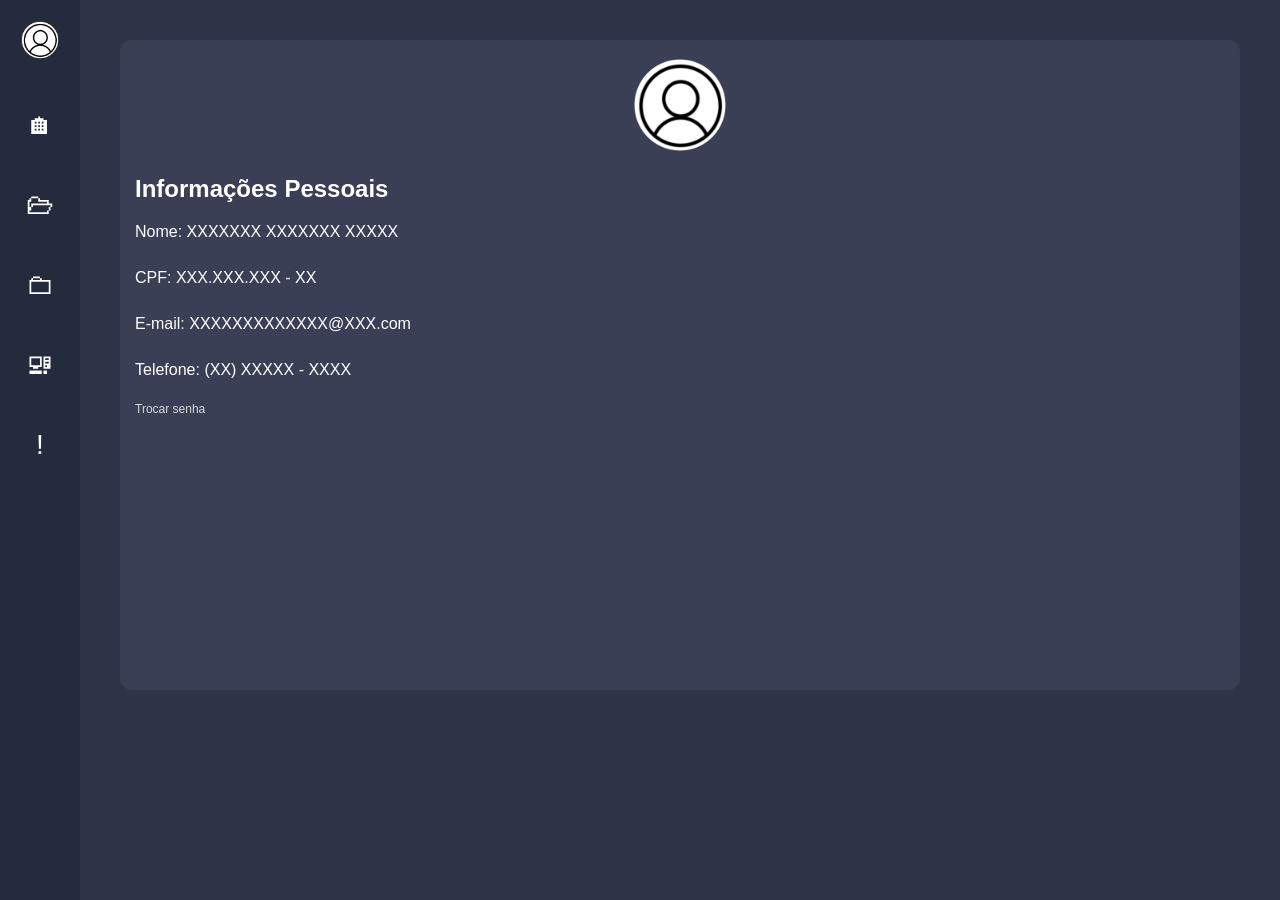
<file: Irflow/user.html>
<!DOCTYPE html>
<html lang="pt-br">

<head>
    <meta charset="UTF-8">
    <title>IR.Flow</title>
    <link rel="stylesheet" href="style.css">
</head>

<body>

    <div class="dimensao">

        <!-- Barra lateral -->
        <div class="barra">
            <a href="user.html" class="icone">
                <img src="img/user.png" class="logo">   
            </a>

            <a href="index.html" class="icone">🏠︎</a>

            <a href="acessar_arquivos.html" class="icone">🗁</a>

            <a href="pasta_privada.html" class="icone">🗀</a>
            <!--
            Botão da Receita Federal
            - href: endereço do site
            - target="_blank": abre em nova aba
            - onclick: pede confirmação antes do redirecionamento
            -->

            <a href="https://servicos.receitafederal.gov.br/lista-grupo?categoria=8"
            target="_blank" class="icone" 

            onclick="return confirm('Você será redirecionado para o portal da Receita Federal. Deseja continuar?')">
            🖳
            </a>

            <a href="prioridades.html" class="icone">!</a>

        </div>

<!------------------------------------NÃO MUDAR---------------------------------------->
    <!-- Conteúdo principal -->
        <div class="main">

            <!-- Conteúdo principal -->
            <div class="main">

                <div class="card big">
                    <div>
                        <img src="img/user.png" class="logo centro">
                    </div>
                    <strong class="titulo">Informações Pessoais</strong>

                        <div class="texto grande">
                            Nome: XXXXXXX XXXXXXX XXXXX
                        </div>
                        <br>
                        <div class="texto grande">
                            CPF: XXX.XXX.XXX - XX
                        </div>
                        <br>
                        <div class="texto grande">
                            E-mail: XXXXXXXXXXXXX@XXX.com
                        </div>
                        <br>
                        <div class="texto grande">
                            Telefone: (XX) XXXXX - XXXX
                        </div>
                        <br>
                        <div class="small fefoh">
                            <a onclick="abrirModal3()">Trocar senha</a>
                        </div>
<!------------------------------------ MODAL 3 -------------------------------------- -->

                        <div id="modal3" class="modal-overlay">

                                <div class="modal-box">
                                    <div>
                                        <img src="img/logo.png" class="logo">
                                    </div>

                                    <h2>Esqueci a senha</h2>

                                    <form>

                                        <p class="texto pequeno">Insira seu e-mail</p>
                                        <input type="text" placeholder="Digite seu email">

                                        <p class="texto pequeno">Insira o codigo de verificação</p>
                                        <input type="password" placeholder="Digite o codigo">

                                        <p class="texto pequeno">Digite sua nova senha</p>
                                        <input type="password" placeholder="Digite sua nova senha">
                                        <br><br>

                                        <br>

                                        <button type="button" onclick="window.location.href='index.html'">
                                            Entrar
                                        </button>

                                    </form>

                                    <br><br>

                                    <button onclick="fecharModal3()">Cancelar</button>

                                </div>

                        </div>
                        

                </div>  

            </div>

        </div>

    </div>

<!-- Java conteudo dos modais -->
    <script>

        const modal3 = document.getElementById('modal3');

        function abrirModal3() {
            modal3.style.display = 'flex';
        }

        function fecharModal3() {
            modal3.style.display = 'none';
        }


    </script>

</body>
</file>
<file: style.css>
/* RESET */
* {
    margin: 0;
    padding: 0;
    box-sizing: border-box;
}

a {
    text-decoration: none;
    color: inherit;
    font-weight: normal;
}

/* FUNDO DO SITE */
body {
    background: #2b2f42;
    font-family: Arial, sans-serif;
    width: 100%;
    height: 100vh;
    overflow: hidden;
}

.titulo {
    color: white;
    text-align: center;
    line-height: 2;
    font-size: 24px;
}

/* DIMENSÃO DO SITE */
.dimensao {
    background: #2f3448;
    display: flex;
    width: 100vw;
    height: 100vh;
    overflow: hidden;
}

/* BARRA LATERAL */
.barra {
    width: 80px;
    background: #252a3d;
    display: flex;
    flex-direction: column;
    align-items: center;
    padding: 15px 0;
    gap: 20px;
}

.logo {
    width: 40px;
    height: 40px;
    margin-bottom: 10px;
}



/* ÍCONES */
.icone {
    width: 60px;
    height: 60px;
    display: flex;
    justify-content: center;
    align-items: center;
    font-size: 28px;
    border: none;
    background: transparent;
    color: white;
    cursor: pointer;
    transition: 0.3s;
}

.icone:hover {
    transform: scale(1.1);
}

/* CONTEÚDO PRINCIPAL */
.main {
    flex: 1;
    padding: 20px;
    color: white;
    display: flex;
    flex-direction: column;
    overflow-y: auto;
}

/* TOPO */
.header {
    display: flex;
    justify-content: space-between;
    align-items: center;
    gap: 15px;
    margin-top: 10px;
}

.header h1 {
    font-size: 28px;
}

/* PESQUISA */
.pesquisa {
    width: 220px;
    padding: 10px;
    border-radius: 8px;
    border: none;
}

/* GRID */
.grid {
    margin-top: 20px;
    display: grid;
    grid-template-columns: repeat(3, 1fr) 250px;
    gap: 15px;
    flex: 1;
}

.caixa {
    width: 300px;
    margin: 0 auto; 
}

/* CARDS */
.card {
    background: #3a3f55;
    border-radius: 12px;
    padding: 15px;
    min-height: 175px;
}

.card.cadastro {    
    background: #3a3f55;
    padding: 20px;
    border-radius: 10px;
    border: 2px solid #555c7a;
    color: white;
    font-size: 12px;
    margin-top: 15px;
    text-align: center;
    min-width: 300px;
}

.card.center {
    display: flex;
    justify-content: center;
    align-items: center;
    font-size: 20px;
    opacity: 0.7;
}

.card.wide {
    grid-column: span 3;
}

.card.avisos {
    grid-column: 4;
    grid-row: 4;
    min-height: 275px;
    gap: 5px;
}

.card.big {
    display: flex;
    flex-direction: column;

    grid-column: span 3;
    min-height: 650px;
}

/* PAINEL LATERAL */
.side-panel {
    display: flex;
    flex-direction: column;
    gap: 15px;
    grid-column: 4;
    grid-row: span 3;
}

/* BOTÃO */
.button {
    background: #9c9fad;
    padding: 10px;
    border-radius: 8px;
    text-align: center;
    cursor: pointer;
}

.botao {
    background: #b1b9d8;
    padding: 10px;
    border-radius: 8px;
    text-align: center;
    font-size: 16px;
    color: white;
    cursor: pointer;
}

/* TEXTO PEQUENO */
.small {
    font-size: 12px;
    margin-top: 5px;
}

.texto.pequeno {
    text-align: center;
    font-size: 16px;
    margin-top: 15px;
}

.texto.grande {
    font-size: 16px;
    margin-top: 10px;
}

/* MODAL */
.modal-overlay {
    position: fixed;
    top: 0;
    left: 0;
    width: 100%;
    height: 100%;
    background: rgba(0, 0, 0, 0.5);
    display: none;
    justify-content: center;
    align-items: center;
    z-index: 1000;          
}

/* Caixa MODAL */
.modal-box {
    background: #3a3f55;
    padding: 20px;
    border-radius: 10px;
    border: 2px solid #555c7a;
    color: white;
    text-align: center;
    min-width: 300px;
}

h2 {
    margin-bottom: 10px;
}

p {
    margin-bottom: 6px;
    text-align: left;
}

/* FORM */
form {
    display: flex;
    flex-direction: column;
    gap: 10px;
}

/* INPUTS */
input[type="text"],
input[type="password"] {
    background: transparent;
    border: none;
    border-bottom: 2px solid white;
    padding: 8px;
    color: white;
    outline: none;
}

/* CHECKBOX */
.checkbox {
    display: flex;
    align-items: center;
    gap: 5px;
    font-size: 12px;
    color: #cfcfcf;
}
.centro {
    display: flex;
    justify-content: center;
    align-items: center;
    margin-top: 540px;
}    

/* BOTÕES */
button {
    margin-top: 10px;
    padding: 10px;
    border: none;
    border-radius: 8px;
    background: #9298b3;
    color: white;
    font-weight: bold;
    cursor: pointer;
    transition: 0.3s;
}

/* BOTÃO EXPORTAR */
.button_export {
    padding: 15px 40px;
    align-items: center;
    border: none;
    border-radius: 8px;
    background: #9298b3;
    color: white;
    font-size: 18px;
    font-weight: bold;
    cursor: pointer;
    transition: 0.3s;
}

button:hover {
    background: #4a506b;
}

/* RESPONSIVIDADE */
@media (max-width: 1000px) {

    .grid {
        grid-template-columns: 1fr;
    }

    .side-panel {
        grid-column: auto;
        grid-row: auto;
    }

    .card.wide {
        grid-column: span 1;
    }

    .header {
        flex-direction: column;
        align-items: flex-start;
    }

    .pesquisa {
        width: 100%;
    }
}

@media (max-width: 700px) {

    .dimensao {
        flex-direction: column;
    }

    .barra {
        width: 100%;
        flex-direction: row;
        justify-content: center;
    }
}
</file>
<file: Irflow/style.css>
/* RESET */
* {
    margin: 0;
    padding: 0;
    box-sizing: border-box;
}

a {
    text-decoration: none;
    color: inherit;
    font-weight: normal;
}

a:link, a:visited {
    color: white;
}

/* FUNDO DO SITE */
body {
    background: #2b2f42;
    font-family: Arial, sans-serif;
    width: 100%;
    height: 100vh;
    overflow: hidden;
}

.titulo {
    color: white;
    text-align: center;
    line-height: 2;
    font-size: 24px;
}

/* DIMENSÃO DO SITE */
.dimensao {
    background: #2f3448;
    display: flex;
    width: 100vw;
    height: 100vh;
    overflow: hidden;
}

/* BARRA LATERAL */
.barra {
    width: 80px;
    background: #252a3d;
    display: flex;
    flex-direction: column;
    align-items: center;
    padding: 15px 0;
    gap: 20px;
}

.logo {
    width: 40px;
    height: 40px;
    margin-bottom: 10px;
}

.logo.centro {
    width: 100px;
    height: 100px;
    margin-bottom: 10px;
    display: block;       /* Torna a imagem um bloco para aceitar margens automáticas */
    margin-inline: auto;  /* Centraliza horizontalmente nas laterais esquerda e direita */
}


/* ÍCONES */
.icone {
    width: 60px;
    height: 60px;
    display: flex;
    justify-content: center;
    align-items: center;
    font-size: 28px;
    border: none;
    background: transparent;
    color: white;
    cursor: pointer;
    transition: 0.3s;
}

.icone:hover {
    transform: scale(1.1);
}

/* CONTEÚDO PRINCIPAL */
.main {
    flex: 1;
    padding: 20px;
    color: white;
    display: flex;
    flex-direction: column;
    overflow-y: auto;
}

/* TOPO */
.header {
    display: flex;
    justify-content: space-between;
    align-items: center;
    gap: 15px;
    margin-top: 10px;
}

.header h1 {
    font-size: 28px;
}

/* PESQUISA */
.pesquisa {
    width: 220px;
    padding: 10px;
    border-radius: 8px;
    border: none;
}

/* GRID */
.grid {
    margin-top: 20px;
    display: grid;
    grid-template-columns: repeat(3, 1fr) 250px;
    gap: 15px;
    flex: 1;
}

.grid.fefoh {
    margin-top: 20px;
    display: grid;
    grid-template-columns: 1fr 1fr 1fr 250px;
    gap: 15px;
    flex: 1;
}

.caixa {
    width: 300px;
    margin: 0 auto; 
}

/* CARDS */
.card {
    background: #3a3f55;
    border-radius: 12px;
    padding: 15px;
    min-height: 175px;
}

.card.fefoh {
    background: #3a3f55;
    border-radius: 12px;
    padding: 15px;
    min-height: 175px;
    box-sizing: border-box;
    
}

.card.cadastro {    
    background: #3a3f55;
    padding: 20px;
    border-radius: 10px;
    border: 2px solid #555c7a;
    color: white;
    font-size: 12px;
    margin-top: 15px;
    text-align: center;
    min-width: 300px;
}

.card.center {
    display: flex;
    justify-content: center;
    align-items: center;
    font-size: 20px;
    opacity: 0.7;
}

.card.wide {
    grid-column: span 3;
}


.card.big {
    justify-content: flex-start;
    align-items: center;
    grid-column: span 3;
    min-height: 650px;
}

/* Arquivos */
.file-card {
    background: #444b66;
    border-radius: 12px;
    padding: 15px;
    transition: 0.2s;
    cursor: pointer;
}

.file-card:hover {
    transform: translateY(-3px);
    background: #50597a;
}

.file-icon {
    font-size: 42px;
}

.file-title {
    margin-top: 15px;
    font-size: 18px;
    font-weight: bold;
}

/* Painel lateral */
.side-panel {
    display: flex;
    flex-direction: column;
    gap: 15px;
    grid-column: 4;
    grid-row: span 3;
}

.side-panel {
    display: flex;
    flex-direction: column;
    gap: 15px;
    grid-column: 4;
    grid-row: span 3;
}

/* BOTÃO */
.button {
    background: #9c9fad;
    padding: 10px;
    border-radius: 8px;
    text-align: center;
    cursor: pointer;
    transition: 0.2s;
}

.botao {
    background: #b1b9d8;
    padding: 10px;
    border-radius: 8px;
    text-align: center;
    font-size: 16px;
    color: white;
    cursor: pointer;
}

/* TEXTO PEQUENO */
.small {
    font-size: 16px;
    margin-top: 25px;
}

.small.fefoh {
    font-size: 12px;
    opacity: 0.8;
    margin-top: 5px;
}

.texto.pequeno {
    text-align: center;
    font-size: 16px;
    margin-top: 15px;
}

.texto.grande {
    font-size: 16px;
    margin-top: 10px;
}

/* MODAL */
.modal-overlay {
    position: fixed;
    top: 0;
    left: 0;
    width: 100%;
    height: 100%;
    background: rgba(0, 0, 0, 0.5);
    display: none;
    justify-content: center;
    align-items: center;
    z-index: 1000;          
}

/* Caixa MODAL */
.modal-box {
    background: #3a3f55;
    padding: 20px;
    border-radius: 10px;
    border: 2px solid #555c7a;
    color: white;
    text-align: center;
    min-width: 300px;
}

h2 {
    margin-bottom: 10px;
}

p {
    margin-bottom: 6px;
    text-align: left;
}

/* FORM */
form {
    display: flex;
    flex-direction: column;
    gap: 10px;
}

/* INPUTS */
input[type="text"],
input[type="password"] {
    background: transparent;
    border: none;
    border-bottom: 2px solid white;
    padding: 8px;
    color: white;
    outline: none;
}

/* CHECKBOX */
.checkbox {
    display: flex;
    align-items: center;
    gap: 5px;
    font-size: 12px;
    color: #cfcfcf;
}

/* Barra principal fixada no rodapé */
.cookie-banner {
    position: fixed;
    bottom: 0;
    left: 0;
    width: 100%;
    background-color: #92949c; /* Cor cinza do fundo */
    display: flex;
    justify-content: space-between; /* Separa o texto dos botões */
    align-items: center;
    padding: 15px 40px;
    box-sizing: border-box;
    font-family: sans-serif;
    z-index: 9999; /* Garante que fique por cima de tudo */
    border-top: 2px solid #5a5c64; /* Linha sutil no topo se necessário */
}

/* Alinhamento do ícone com o texto */
.cookie-conteudo {
    display: flex;
    align-items: center;
    gap: 15px; /* Espaço entre a imagem e o texto */
}

/* Ícone do Cookie */
.cookie-img {
    width: 45px;
    height: 45px;
    object-fit: contain;
}

/* Texto informativo */
.cookie-texto {
    color: #ffffff;
    font-size: 14px;
    line-height: 1.4;
    margin: 0;
}

/* Bloco dos botões (empilhados) */
.cookie-botoes {
    display: flex;
    flex-direction: column;
    gap: 8px; /* Espaço entre os dois botões */
}

/* Estilo geral dos botões */
.btn-cookie {
    background-color: #1d212b; /* Azul escuro idêntico ao da foto */
    color: #ffffff;
    border: 1px solid #3a3f4d;
    padding: 6px 20px;
    border-radius: 20px; /* Bordas arredondadas cápsula */
    font-size: 13px;
    cursor: pointer;
    transition: background 0.2s ease;
    text-align: center;
    min-width: 130px;
}

/* Efeito ao passar o mouse por cima */
.btn-cookie:hover {
    background-color: #2a2f3d;
}

/* BOTÕES */
button {
    margin-top: 10px;
    padding: 10px;
    border: none;
    border-radius: 8px;
    background: #9298b3;
    color: white;
    font-weight: bold;
    cursor: pointer;
    transition: 0.3s;
}

button:hover {
    background: #4a506b;
}

/* Histórico */
.history-item {
    background: #2b2f42;
    padding: 10px;
    border-radius: 8px;
    margin-top: 10px;
}

/* Barra superior mock */
.top-info {
    display: flex;
    gap: 10px;
    align-items: center;
}

.status {
    background: #1f9d55;
    padding: 6px 12px;
    border-radius: 999px;
    font-size: 12px;
}

/* Upload */
.upload-area {
    border: 2px dashed #7f8bb3;
    border-radius: 12px;
    height: 250px;
    display: flex;
    justify-content: center;
    align-items: center;
    flex-direction: column;
    gap: 15px;
    transition: 0.2s;
}

.upload-area:hover {
    background: rgba(255,255,255,0.03);
}

.upload-area input {
    display: none;
}

.upload-label {
    background: #5865f2;
    padding: 12px 20px;
    border-radius: 10px;
    cursor: pointer;
    transition: 0.2s;
}

.upload-label:hover {
    background: #6c78ff;
}

.file-list {
    margin-top: 15px;
    display: flex;
    flex-direction: column;
    gap: 10px;
}

.file-item {
    background: #2b2f42;
    padding: 10px;
    border-radius: 8px;
}

/* RESPONSIVIDADE */
@media (max-width: 1000px) {

    .grid {
        grid-template-columns: 1fr;
    }

    .side-panel {
        grid-column: auto;
        grid-row: auto;
    }

    .card.wide {
        grid-column: span 1;
    }

    .header {
        flex-direction: column;
        align-items: flex-start;
    }

    .pesquisa {
        width: 100%;
    }
}

@media (max-width: 700px) {

    .dimensao {
        flex-direction: column;
    }

    .barra {
        width: 100%;
        flex-direction: row;
        justify-content: center;
    }
}
</file>
